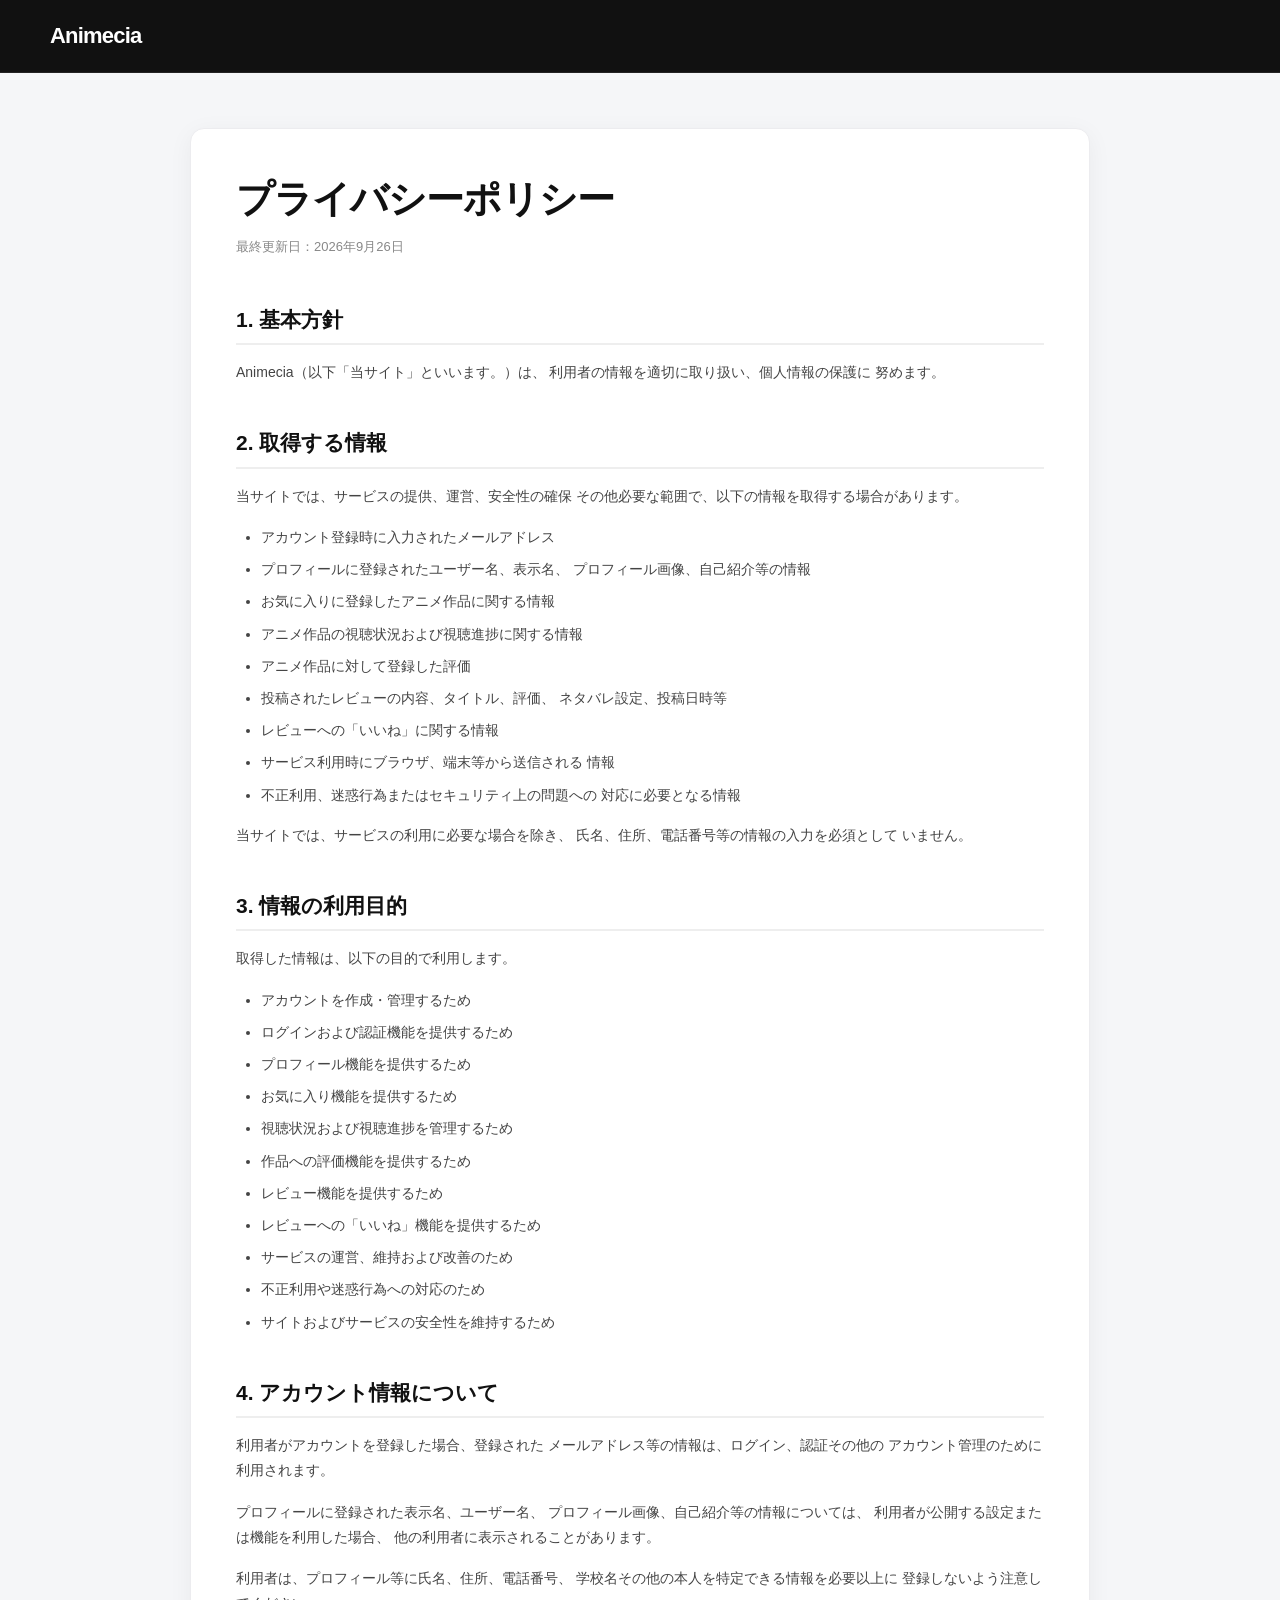
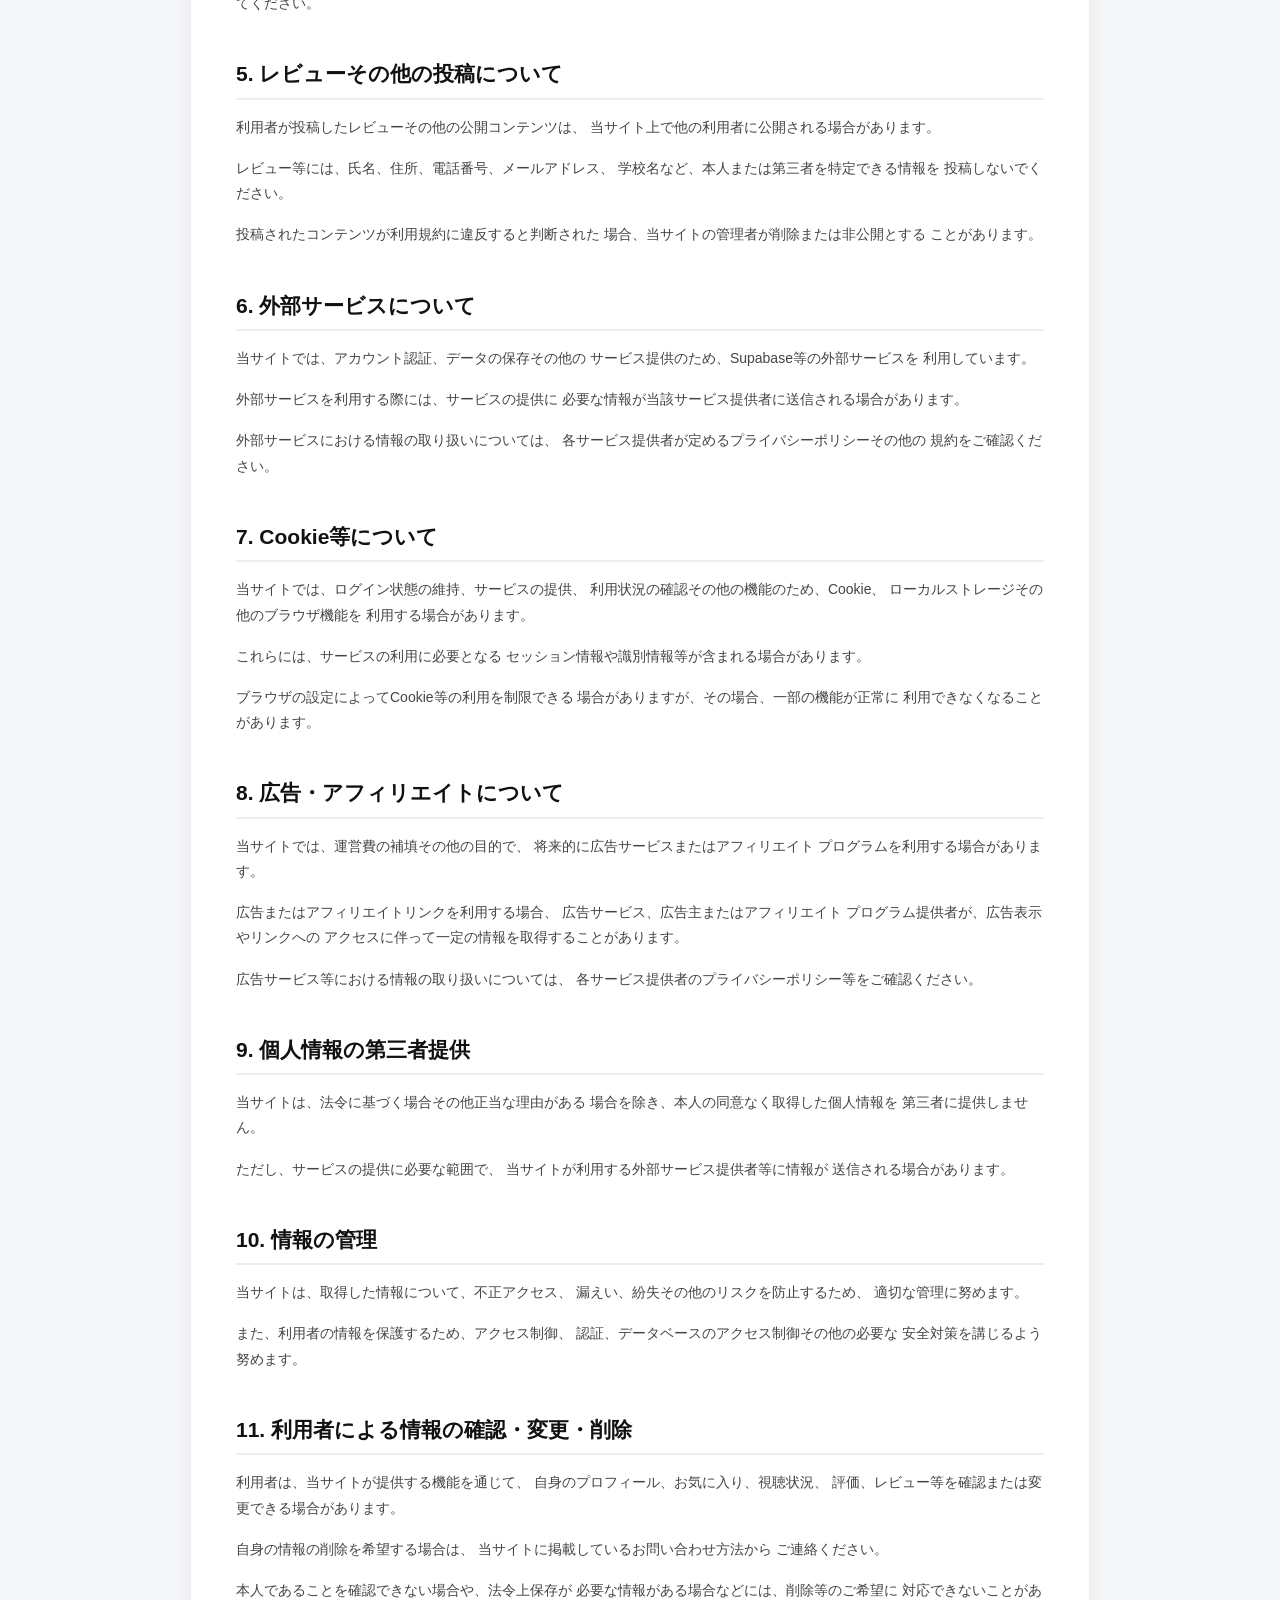
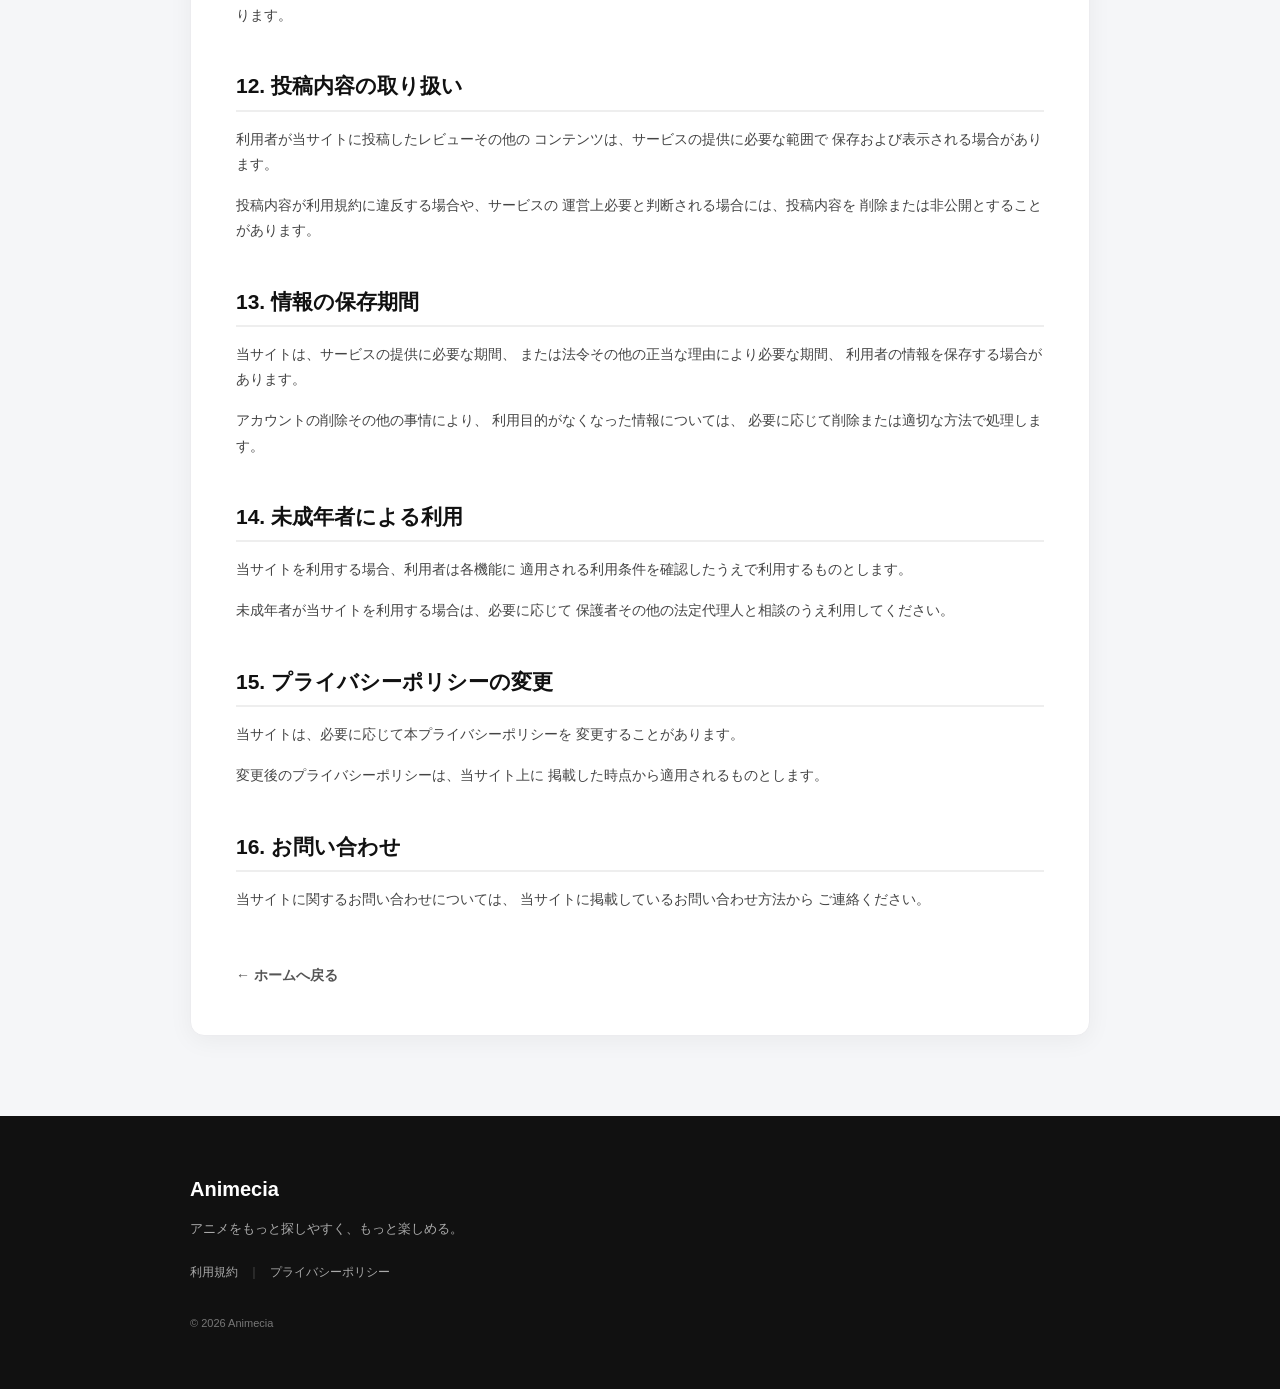
<file: privacy.html>
<!DOCTYPE html>
<html lang="ja">

<head>

  <meta charset="UTF-8">

  <meta
    name="viewport"
    content="width=device-width, initial-scale=1.0"
  >

  <title>プライバシーポリシー | Animecia</title>

  <meta
    name="description"
    content="Animeciaのプライバシーポリシーです。取得する情報、利用目的、外部サービス、Cookie等、利用者の情報の取り扱いについて定めています。"
  >

  <meta
    name="robots"
    content="noindex,nofollow"
  >

  <style>

    /* =====================================================
       Base
    ===================================================== */

    * {
      box-sizing: border-box;
    }

    html {
      scroll-behavior: smooth;
    }

    body {
      margin: 0;

      font-family:
        -apple-system,
        BlinkMacSystemFont,
        "Segoe UI",
        "Hiragino Kaku Gothic ProN",
        "Hiragino Sans",
        "Yu Gothic",
        Meiryo,
        sans-serif;

      background: #f5f6f8;
      color: #171717;

      line-height: 1.8;
    }

    a {
      color: inherit;
    }


    /* =====================================================
       Header
    ===================================================== */

    header {
      background: #111;
      color: #fff;

      border-bottom:
        1px solid rgba(255,255,255,.08);
    }

    .header-inner {
      width:
        min(
          1180px,
          calc(100% - 40px)
        );

      min-height: 72px;

      margin: 0 auto;

      display: flex;
      align-items: center;
      justify-content: space-between;
    }

    .logo {
      color: #fff;

      text-decoration: none;

      font-size: 22px;
      font-weight: 800;

      letter-spacing: -.8px;
    }

    .logo:hover {
      opacity: .8;
    }


    /* =====================================================
       Main
    ===================================================== */

    main {
      width:
        min(
          900px,
          calc(100% - 40px)
        );

      margin: 0 auto;

      padding: 55px 0 80px;
    }

    .policy-box {
      background: #fff;

      padding: 45px;

      border:
        1px solid #ececef;

      border-radius: 14px;

      box-shadow:
        0 5px 25px rgba(0,0,0,.05);
    }


    /* =====================================================
       Typography
    ===================================================== */

    h1 {
      margin: 0 0 10px;

      color: #111;

      font-size: 38px;
      line-height: 1.35;

      letter-spacing: -1px;
    }

    .updated {
      margin: 0 0 45px;

      color: #888;

      font-size: 13px;
    }

    h2 {
      margin: 42px 0 15px;

      padding-bottom: 8px;

      border-bottom:
        2px solid #eee;

      color: #111;

      font-size: 21px;
      line-height: 1.5;
    }

    h2:first-of-type {
      margin-top: 0;
    }

    p {
      margin: 0 0 16px;

      color: #444;

      font-size: 14px;
    }

    p:last-child {
      margin-bottom: 0;
    }

    ul {
      margin: 15px 0;

      padding-left: 25px;

      color: #444;

      font-size: 14px;
    }

    li {
      margin-bottom: 7px;
    }


    /* =====================================================
       Back link
    ===================================================== */

    .back {
      display: inline-flex;

      margin-top: 35px;

      color: #555;

      text-decoration: none;

      font-size: 14px;
      font-weight: 600;
    }

    .back:hover {
      text-decoration: underline;
    }

    .back:focus-visible,
    .logo:focus-visible,
    .footer-links a:focus-visible {
      outline:
        3px solid #2563eb;

      outline-offset: 3px;

      border-radius: 4px;
    }


    /* =====================================================
       Footer
    ===================================================== */

    footer {
      background: #111;

      color: #fff;
    }

    .footer-inner {
      width:
        min(
          900px,
          calc(100% - 40px)
        );

      margin: 0 auto;

      padding: 55px 0;
    }

    .footer-brand {
      margin: 0 0 10px;

      color: #fff;

      font-size: 20px;
      font-weight: 700;
    }

    .footer-description {
      margin: 0;

      color: #aaa;

      font-size: 13px;
    }

    .footer-links {
      display: flex;

      flex-wrap: wrap;

      align-items: center;

      gap: 10px;

      margin-top: 22px;
    }

    .footer-links a {
      color: #aaa;

      text-decoration: none;

      font-size: 12px;
    }

    .footer-links a:hover {
      color: #fff;
    }

    .footer-separator {
      color: #555;

      font-size: 12px;
    }

    .copyright {
      margin-top: 30px;

      color: #777;

      font-size: 11px;
    }


    /* =====================================================
       Mobile
    ===================================================== */

    @media (max-width: 600px) {

      .header-inner {
        width:
          calc(100% - 30px);

        min-height: 64px;
      }

      .logo {
        font-size: 20px;
      }

      main {
        width:
          calc(100% - 30px);

        padding:
          30px 0 60px;
      }

      .policy-box {
        padding:
          28px 20px;

        border-radius: 10px;
      }

      h1 {
        font-size: 30px;
      }

      h2 {
        margin-top: 35px;

        font-size: 19px;
      }

      p,
      ul {
        font-size: 13px;
      }

      .footer-inner {
        width:
          calc(100% - 30px);

        padding:
          45px 0;
      }

    }


    /* =====================================================
       Reduced motion
    ===================================================== */

    @media (prefers-reduced-motion: reduce) {

      html {
        scroll-behavior: auto;
      }

      *,
      *::before,
      *::after {
        transition: none !important;
      }

    }

  </style>

</head>


<body>


  <!-- =====================================================
       Header
  ===================================================== -->

  <header>

    <div class="header-inner">

      <a
        href="index.html"
        class="logo"
      >
        Animecia
      </a>

    </div>

  </header>


  <!-- =====================================================
       Main
  ===================================================== -->

  <main>

    <article class="policy-box">

      <h1>
        プライバシーポリシー
      </h1>

      <p class="updated">
        最終更新日：2026年9月26日
      </p>


      <!-- =================================================
           1
      ================================================= -->

      <h2>
        1. 基本方針
      </h2>

      <p>
        Animecia（以下「当サイト」といいます。）は、
        利用者の情報を適切に取り扱い、個人情報の保護に
        努めます。
      </p>


      <!-- =================================================
           2
      ================================================= -->

      <h2>
        2. 取得する情報
      </h2>

      <p>
        当サイトでは、サービスの提供、運営、安全性の確保
        その他必要な範囲で、以下の情報を取得する場合があります。
      </p>

      <ul>

        <li>
          アカウント登録時に入力されたメールアドレス
        </li>

        <li>
          プロフィールに登録されたユーザー名、表示名、
          プロフィール画像、自己紹介等の情報
        </li>

        <li>
          お気に入りに登録したアニメ作品に関する情報
        </li>

        <li>
          アニメ作品の視聴状況および視聴進捗に関する情報
        </li>

        <li>
          アニメ作品に対して登録した評価
        </li>

        <li>
          投稿されたレビューの内容、タイトル、評価、
          ネタバレ設定、投稿日時等
        </li>

        <li>
          レビューへの「いいね」に関する情報
        </li>

        <li>
          サービス利用時にブラウザ、端末等から送信される
          情報
        </li>

        <li>
          不正利用、迷惑行為またはセキュリティ上の問題への
          対応に必要となる情報
        </li>

      </ul>


      <p>
        当サイトでは、サービスの利用に必要な場合を除き、
        氏名、住所、電話番号等の情報の入力を必須として
        いません。
      </p>


      <!-- =================================================
           3
      ================================================= -->

      <h2>
        3. 情報の利用目的
      </h2>

      <p>
        取得した情報は、以下の目的で利用します。
      </p>

      <ul>

        <li>
          アカウントを作成・管理するため
        </li>

        <li>
          ログインおよび認証機能を提供するため
        </li>

        <li>
          プロフィール機能を提供するため
        </li>

        <li>
          お気に入り機能を提供するため
        </li>

        <li>
          視聴状況および視聴進捗を管理するため
        </li>

        <li>
          作品への評価機能を提供するため
        </li>

        <li>
          レビュー機能を提供するため
        </li>

        <li>
          レビューへの「いいね」機能を提供するため
        </li>

        <li>
          サービスの運営、維持および改善のため
        </li>

        <li>
          不正利用や迷惑行為への対応のため
        </li>

        <li>
          サイトおよびサービスの安全性を維持するため
        </li>

      </ul>


      <!-- =================================================
           4
      ================================================= -->

      <h2>
        4. アカウント情報について
      </h2>

      <p>
        利用者がアカウントを登録した場合、登録された
        メールアドレス等の情報は、ログイン、認証その他の
        アカウント管理のために利用されます。
      </p>

      <p>
        プロフィールに登録された表示名、ユーザー名、
        プロフィール画像、自己紹介等の情報については、
        利用者が公開する設定または機能を利用した場合、
        他の利用者に表示されることがあります。
      </p>

      <p>
        利用者は、プロフィール等に氏名、住所、電話番号、
        学校名その他の本人を特定できる情報を必要以上に
        登録しないよう注意してください。
      </p>


      <!-- =================================================
           5
      ================================================= -->

      <h2>
        5. レビューその他の投稿について
      </h2>

      <p>
        利用者が投稿したレビューその他の公開コンテンツは、
        当サイト上で他の利用者に公開される場合があります。
      </p>

      <p>
        レビュー等には、氏名、住所、電話番号、メールアドレス、
        学校名など、本人または第三者を特定できる情報を
        投稿しないでください。
      </p>

      <p>
        投稿されたコンテンツが利用規約に違反すると判断された
        場合、当サイトの管理者が削除または非公開とする
        ことがあります。
      </p>


      <!-- =================================================
           6
      ================================================= -->

      <h2>
        6. 外部サービスについて
      </h2>

      <p>
        当サイトでは、アカウント認証、データの保存その他の
        サービス提供のため、Supabase等の外部サービスを
        利用しています。
      </p>

      <p>
        外部サービスを利用する際には、サービスの提供に
        必要な情報が当該サービス提供者に送信される場合があります。
      </p>

      <p>
        外部サービスにおける情報の取り扱いについては、
        各サービス提供者が定めるプライバシーポリシーその他の
        規約をご確認ください。
      </p>


      <!-- =================================================
           7
      ================================================= -->

      <h2>
        7. Cookie等について
      </h2>

      <p>
        当サイトでは、ログイン状態の維持、サービスの提供、
        利用状況の確認その他の機能のため、Cookie、
        ローカルストレージその他のブラウザ機能を
        利用する場合があります。
      </p>

      <p>
        これらには、サービスの利用に必要となる
        セッション情報や識別情報等が含まれる場合があります。
      </p>

      <p>
        ブラウザの設定によってCookie等の利用を制限できる
        場合がありますが、その場合、一部の機能が正常に
        利用できなくなることがあります。
      </p>


      <!-- =================================================
           8
      ================================================= -->

      <h2>
        8. 広告・アフィリエイトについて
      </h2>

      <p>
        当サイトでは、運営費の補填その他の目的で、
        将来的に広告サービスまたはアフィリエイト
        プログラムを利用する場合があります。
      </p>

      <p>
        広告またはアフィリエイトリンクを利用する場合、
        広告サービス、広告主またはアフィリエイト
        プログラム提供者が、広告表示やリンクへの
        アクセスに伴って一定の情報を取得することがあります。
      </p>

      <p>
        広告サービス等における情報の取り扱いについては、
        各サービス提供者のプライバシーポリシー等をご確認ください。
      </p>


      <!-- =================================================
           9
      ================================================= -->

      <h2>
        9. 個人情報の第三者提供
      </h2>

      <p>
        当サイトは、法令に基づく場合その他正当な理由がある
        場合を除き、本人の同意なく取得した個人情報を
        第三者に提供しません。
      </p>

      <p>
        ただし、サービスの提供に必要な範囲で、
        当サイトが利用する外部サービス提供者等に情報が
        送信される場合があります。
      </p>


      <!-- =================================================
           10
      ================================================= -->

      <h2>
        10. 情報の管理
      </h2>

      <p>
        当サイトは、取得した情報について、不正アクセス、
        漏えい、紛失その他のリスクを防止するため、
        適切な管理に努めます。
      </p>

      <p>
        また、利用者の情報を保護するため、アクセス制御、
        認証、データベースのアクセス制御その他の必要な
        安全対策を講じるよう努めます。
      </p>


      <!-- =================================================
           11
      ================================================= -->

      <h2>
        11. 利用者による情報の確認・変更・削除
      </h2>

      <p>
        利用者は、当サイトが提供する機能を通じて、
        自身のプロフィール、お気に入り、視聴状況、
        評価、レビュー等を確認または変更できる場合があります。
      </p>

      <p>
        自身の情報の削除を希望する場合は、
        当サイトに掲載しているお問い合わせ方法から
        ご連絡ください。
      </p>

      <p>
        本人であることを確認できない場合や、法令上保存が
        必要な情報がある場合などには、削除等のご希望に
        対応できないことがあります。
      </p>


      <!-- =================================================
           12
      ================================================= -->

      <h2>
        12. 投稿内容の取り扱い
      </h2>

      <p>
        利用者が当サイトに投稿したレビューその他の
        コンテンツは、サービスの提供に必要な範囲で
        保存および表示される場合があります。
      </p>

      <p>
        投稿内容が利用規約に違反する場合や、サービスの
        運営上必要と判断される場合には、投稿内容を
        削除または非公開とすることがあります。
      </p>


      <!-- =================================================
           13
      ================================================= -->

      <h2>
        13. 情報の保存期間
      </h2>

      <p>
        当サイトは、サービスの提供に必要な期間、
        または法令その他の正当な理由により必要な期間、
        利用者の情報を保存する場合があります。
      </p>

      <p>
        アカウントの削除その他の事情により、
        利用目的がなくなった情報については、
        必要に応じて削除または適切な方法で処理します。
      </p>


      <!-- =================================================
           14
      ================================================= -->

      <h2>
        14. 未成年者による利用
      </h2>

      <p>
        当サイトを利用する場合、利用者は各機能に
        適用される利用条件を確認したうえで利用するものとします。
      </p>

      <p>
        未成年者が当サイトを利用する場合は、必要に応じて
        保護者その他の法定代理人と相談のうえ利用してください。
      </p>


      <!-- =================================================
           15
      ================================================= -->

      <h2>
        15. プライバシーポリシーの変更
      </h2>

      <p>
        当サイトは、必要に応じて本プライバシーポリシーを
        変更することがあります。
      </p>

      <p>
        変更後のプライバシーポリシーは、当サイト上に
        掲載した時点から適用されるものとします。
      </p>


      <!-- =================================================
           16
      ================================================= -->

      <h2>
        16. お問い合わせ
      </h2>

      <p>
        当サイトに関するお問い合わせについては、
        当サイトに掲載しているお問い合わせ方法から
        ご連絡ください。
      </p>


      <!-- =================================================
           Back
      ================================================= -->

      <a
        href="index.html"
        class="back"
      >
        ← ホームへ戻る
      </a>

    </article>

  </main>


  <!-- =====================================================
       Footer
  ===================================================== -->

  <footer>

    <div class="footer-inner">

      <p class="footer-brand">
        Animecia
      </p>

      <p class="footer-description">
        アニメをもっと探しやすく、もっと楽しめる。
      </p>


      <nav
        class="footer-links"
        aria-label="フッターナビゲーション"
      >

        <a href="terms.html">
          利用規約
        </a>

        <span
          class="footer-separator"
          aria-hidden="true"
        >
          ｜
        </span>

        <a href="privacy.html">
          プライバシーポリシー
        </a>

      </nav>


      <p class="copyright">
        © 2026 Animecia
      </p>

    </div>

  </footer>

</body>
</html>
</file>
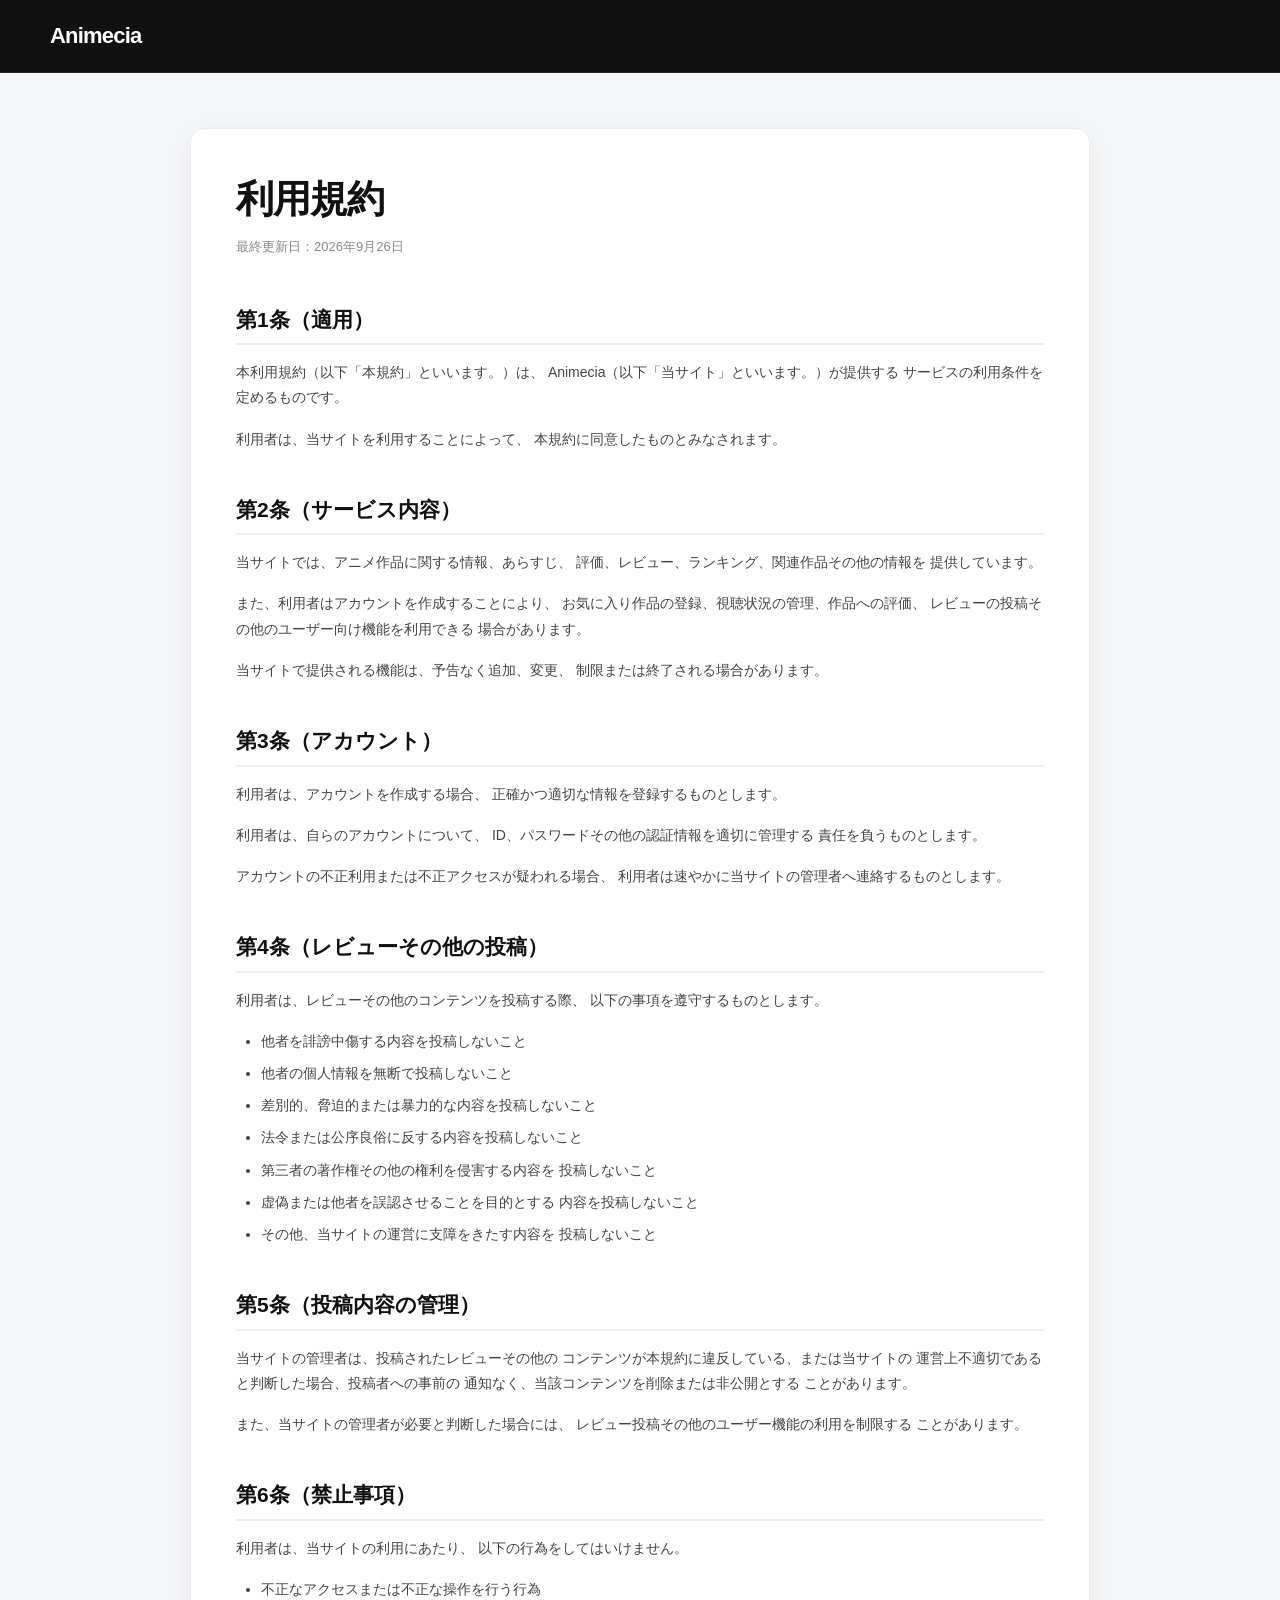
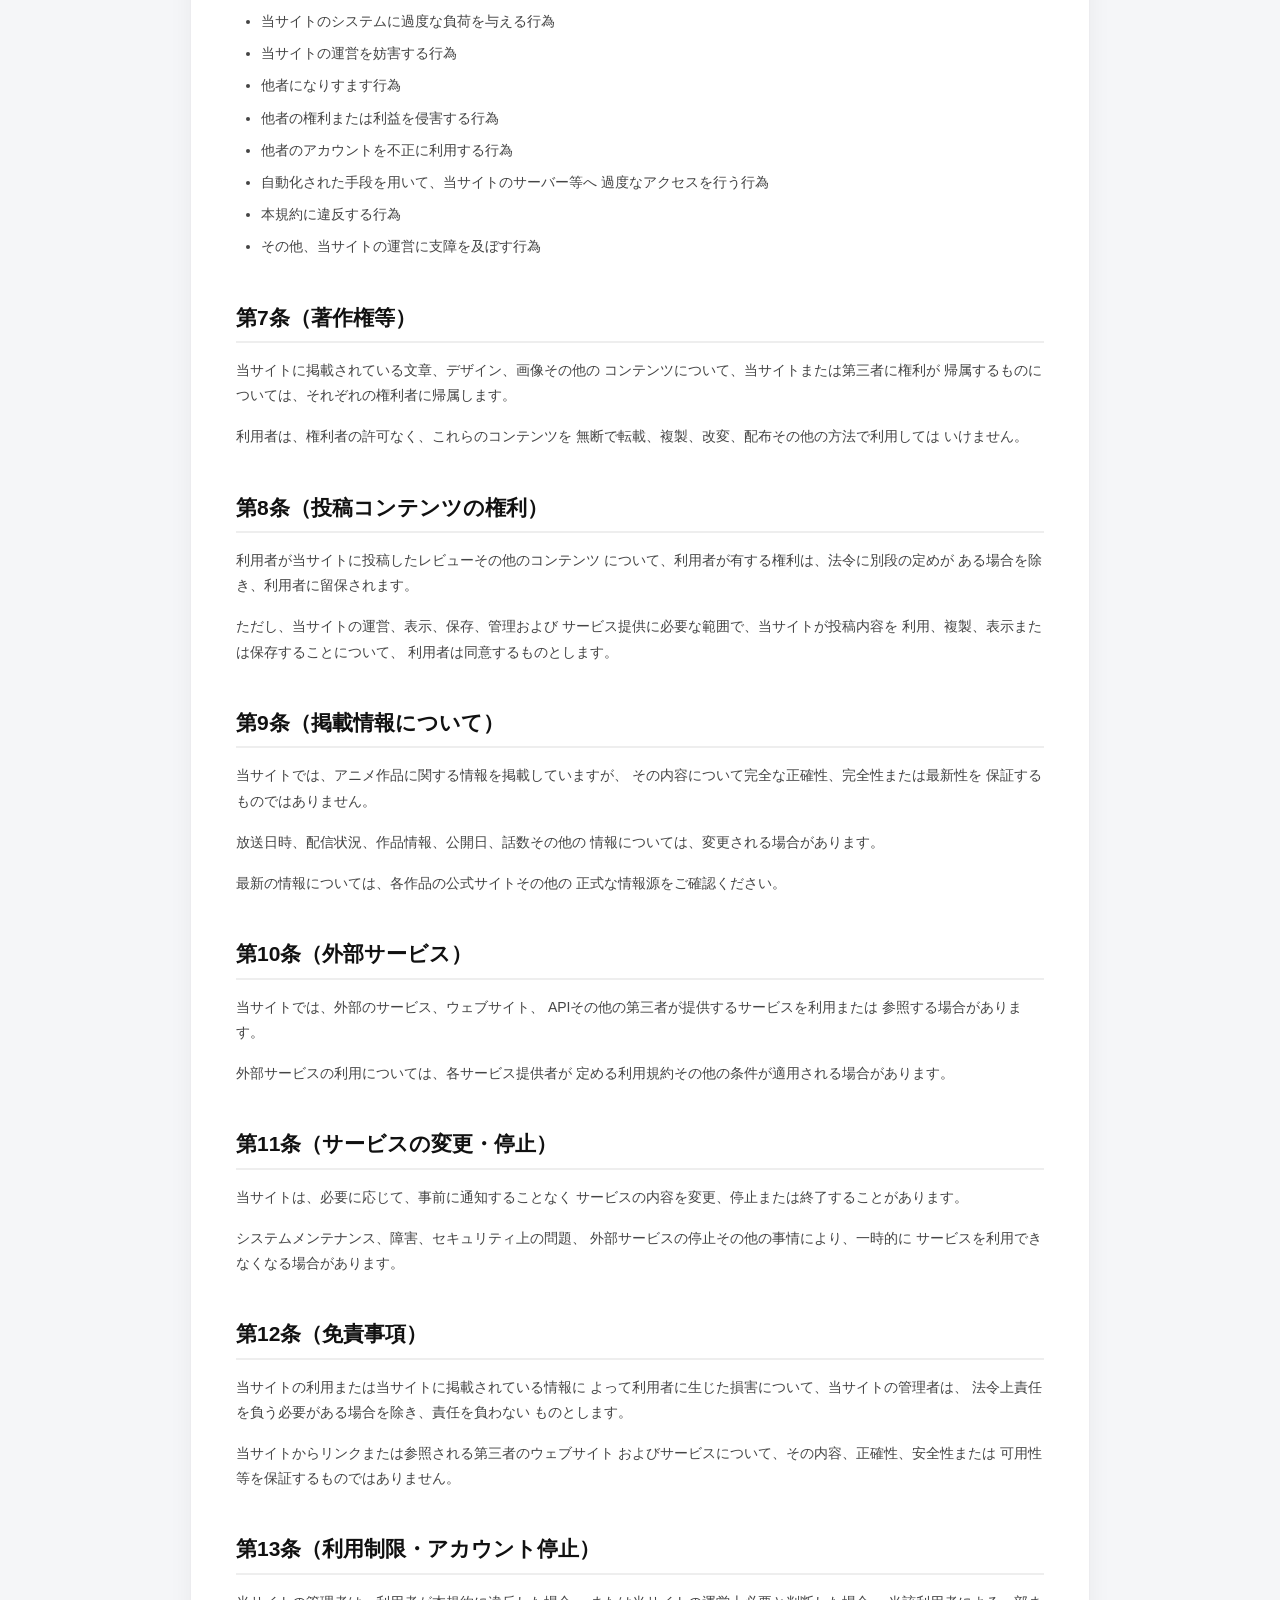
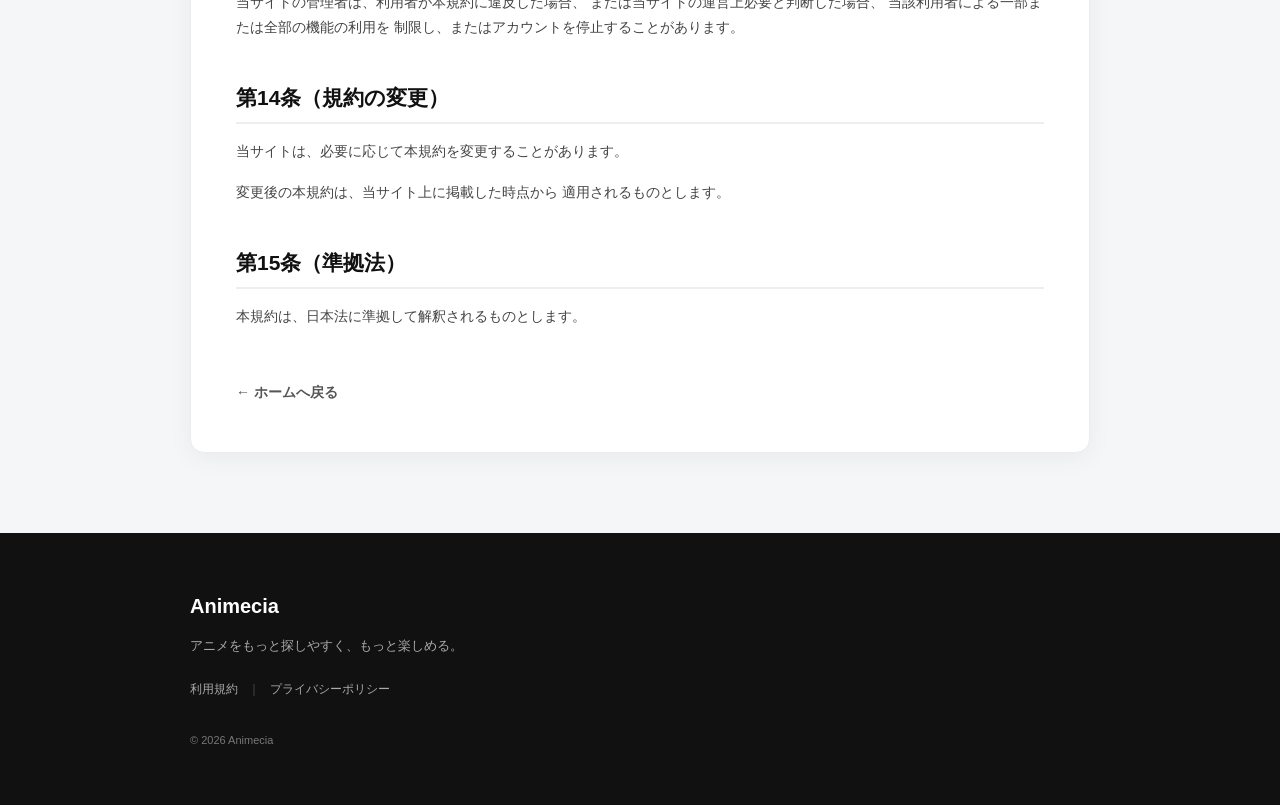
<file: terms.html>
<!DOCTYPE html>
<html lang="ja">

<head>

  <meta charset="UTF-8">

  <meta
    name="viewport"
    content="width=device-width, initial-scale=1.0"
  >

  <title>利用規約 | Animecia</title>

  <meta
    name="description"
    content="Animeciaの利用規約です。サービスの利用条件、アカウント、レビュー投稿、禁止事項などについて定めています。"
  >

  <meta
    name="robots"
    content="noindex,nofollow"
  >

  <style>

    /* =====================================================
       Base
    ===================================================== */

    * {
      box-sizing: border-box;
    }

    html {
      scroll-behavior: smooth;
    }

    body {
      margin: 0;

      font-family:
        -apple-system,
        BlinkMacSystemFont,
        "Segoe UI",
        "Hiragino Kaku Gothic ProN",
        "Hiragino Sans",
        "Yu Gothic",
        Meiryo,
        sans-serif;

      background: #f5f6f8;
      color: #171717;

      line-height: 1.8;
    }

    a {
      color: inherit;
    }


    /* =====================================================
       Header
    ===================================================== */

    header {
      background: #111;
      color: #fff;

      border-bottom:
        1px solid rgba(255,255,255,.08);
    }

    .header-inner {
      width:
        min(
          1180px,
          calc(100% - 40px)
        );

      min-height: 72px;

      margin: 0 auto;

      display: flex;
      align-items: center;
      justify-content: space-between;
    }

    .logo {
      color: #fff;

      text-decoration: none;

      font-size: 22px;
      font-weight: 800;

      letter-spacing: -.8px;
    }

    .logo:hover {
      opacity: .8;
    }


    /* =====================================================
       Main
    ===================================================== */

    main {
      width:
        min(
          900px,
          calc(100% - 40px)
        );

      margin: 0 auto;

      padding: 55px 0 80px;
    }

    .policy-box {
      background: #fff;

      padding: 45px;

      border:
        1px solid #ececef;

      border-radius: 14px;

      box-shadow:
        0 5px 25px rgba(0,0,0,.05);
    }


    /* =====================================================
       Typography
    ===================================================== */

    h1 {
      margin: 0 0 10px;

      color: #111;

      font-size: 38px;
      line-height: 1.35;

      letter-spacing: -1px;
    }

    .updated {
      margin: 0 0 45px;

      color: #888;

      font-size: 13px;
    }

    h2 {
      margin: 42px 0 15px;

      padding-bottom: 8px;

      border-bottom:
        2px solid #eee;

      color: #111;

      font-size: 21px;
      line-height: 1.5;
    }

    h2:first-of-type {
      margin-top: 0;
    }

    p {
      margin: 0 0 16px;

      color: #444;

      font-size: 14px;
    }

    p:last-child {
      margin-bottom: 0;
    }

    ul {
      margin: 15px 0;

      padding-left: 25px;

      color: #444;

      font-size: 14px;
    }

    li {
      margin-bottom: 7px;
    }


    /* =====================================================
       Back link
    ===================================================== */

    .back {
      display: inline-flex;

      margin-top: 35px;

      color: #555;

      text-decoration: none;

      font-size: 14px;
      font-weight: 600;
    }

    .back:hover {
      text-decoration: underline;
    }

    .back:focus-visible,
    .logo:focus-visible,
    .footer-links a:focus-visible {
      outline:
        3px solid #2563eb;

      outline-offset: 3px;

      border-radius: 4px;
    }


    /* =====================================================
       Footer
    ===================================================== */

    footer {
      background: #111;

      color: #fff;
    }

    .footer-inner {
      width:
        min(
          900px,
          calc(100% - 40px)
        );

      margin: 0 auto;

      padding: 55px 0;
    }

    .footer-brand {
      margin: 0 0 10px;

      color: #fff;

      font-size: 20px;
      font-weight: 700;
    }

    .footer-description {
      margin: 0;

      color: #aaa;

      font-size: 13px;
    }

    .footer-links {
      display: flex;

      flex-wrap: wrap;

      align-items: center;

      gap: 10px;

      margin-top: 22px;
    }

    .footer-links a {
      color: #aaa;

      text-decoration: none;

      font-size: 12px;
    }

    .footer-links a:hover {
      color: #fff;
    }

    .footer-separator {
      color: #555;

      font-size: 12px;
    }

    .copyright {
      margin-top: 30px;

      color: #777;

      font-size: 11px;
    }


    /* =====================================================
       Mobile
    ===================================================== */

    @media (max-width: 600px) {

      .header-inner {
        width:
          calc(100% - 30px);

        min-height: 64px;
      }

      .logo {
        font-size: 20px;
      }

      main {
        width:
          calc(100% - 30px);

        padding:
          30px 0 60px;
      }

      .policy-box {
        padding:
          28px 20px;

        border-radius: 10px;
      }

      h1 {
        font-size: 30px;
      }

      h2 {
        margin-top: 35px;

        font-size: 19px;
      }

      p,
      ul {
        font-size: 13px;
      }

      .footer-inner {
        width:
          calc(100% - 30px);

        padding:
          45px 0;
      }

    }


    /* =====================================================
       Reduced motion
    ===================================================== */

    @media (prefers-reduced-motion: reduce) {

      html {
        scroll-behavior: auto;
      }

      *,
      *::before,
      *::after {
        transition: none !important;
      }

    }

  </style>

</head>


<body>


  <!-- =====================================================
       Header
  ===================================================== -->

  <header>

    <div class="header-inner">

      <a
        href="index.html"
        class="logo"
      >
        Animecia
      </a>

    </div>

  </header>


  <!-- =====================================================
       Main
  ===================================================== -->

  <main>

    <article class="policy-box">

      <h1>
        利用規約
      </h1>

      <p class="updated">
        最終更新日：2026年9月26日
      </p>


      <!-- =================================================
           第1条
      ================================================= -->

      <h2>
        第1条（適用）
      </h2>

      <p>
        本利用規約（以下「本規約」といいます。）は、
        Animecia（以下「当サイト」といいます。）が提供する
        サービスの利用条件を定めるものです。
      </p>

      <p>
        利用者は、当サイトを利用することによって、
        本規約に同意したものとみなされます。
      </p>


      <!-- =================================================
           第2条
      ================================================= -->

      <h2>
        第2条（サービス内容）
      </h2>

      <p>
        当サイトでは、アニメ作品に関する情報、あらすじ、
        評価、レビュー、ランキング、関連作品その他の情報を
        提供しています。
      </p>

      <p>
        また、利用者はアカウントを作成することにより、
        お気に入り作品の登録、視聴状況の管理、作品への評価、
        レビューの投稿その他のユーザー向け機能を利用できる
        場合があります。
      </p>

      <p>
        当サイトで提供される機能は、予告なく追加、変更、
        制限または終了される場合があります。
      </p>


      <!-- =================================================
           第3条
      ================================================= -->

      <h2>
        第3条（アカウント）
      </h2>

      <p>
        利用者は、アカウントを作成する場合、
        正確かつ適切な情報を登録するものとします。
      </p>

      <p>
        利用者は、自らのアカウントについて、
        ID、パスワードその他の認証情報を適切に管理する
        責任を負うものとします。
      </p>

      <p>
        アカウントの不正利用または不正アクセスが疑われる場合、
        利用者は速やかに当サイトの管理者へ連絡するものとします。
      </p>


      <!-- =================================================
           第4条
      ================================================= -->

      <h2>
        第4条（レビューその他の投稿）
      </h2>

      <p>
        利用者は、レビューその他のコンテンツを投稿する際、
        以下の事項を遵守するものとします。
      </p>

      <ul>

        <li>
          他者を誹謗中傷する内容を投稿しないこと
        </li>

        <li>
          他者の個人情報を無断で投稿しないこと
        </li>

        <li>
          差別的、脅迫的または暴力的な内容を投稿しないこと
        </li>

        <li>
          法令または公序良俗に反する内容を投稿しないこと
        </li>

        <li>
          第三者の著作権その他の権利を侵害する内容を
          投稿しないこと
        </li>

        <li>
          虚偽または他者を誤認させることを目的とする
          内容を投稿しないこと
        </li>

        <li>
          その他、当サイトの運営に支障をきたす内容を
          投稿しないこと
        </li>

      </ul>


      <!-- =================================================
           第5条
      ================================================= -->

      <h2>
        第5条（投稿内容の管理）
      </h2>

      <p>
        当サイトの管理者は、投稿されたレビューその他の
        コンテンツが本規約に違反している、または当サイトの
        運営上不適切であると判断した場合、投稿者への事前の
        通知なく、当該コンテンツを削除または非公開とする
        ことがあります。
      </p>

      <p>
        また、当サイトの管理者が必要と判断した場合には、
        レビュー投稿その他のユーザー機能の利用を制限する
        ことがあります。
      </p>


      <!-- =================================================
           第6条
      ================================================= -->

      <h2>
        第6条（禁止事項）
      </h2>

      <p>
        利用者は、当サイトの利用にあたり、
        以下の行為をしてはいけません。
      </p>

      <ul>

        <li>
          不正なアクセスまたは不正な操作を行う行為
        </li>

        <li>
          当サイトのシステムに過度な負荷を与える行為
        </li>

        <li>
          当サイトの運営を妨害する行為
        </li>

        <li>
          他者になりすます行為
        </li>

        <li>
          他者の権利または利益を侵害する行為
        </li>

        <li>
          他者のアカウントを不正に利用する行為
        </li>

        <li>
          自動化された手段を用いて、当サイトのサーバー等へ
          過度なアクセスを行う行為
        </li>

        <li>
          本規約に違反する行為
        </li>

        <li>
          その他、当サイトの運営に支障を及ぼす行為
        </li>

      </ul>


      <!-- =================================================
           第7条
      ================================================= -->

      <h2>
        第7条（著作権等）
      </h2>

      <p>
        当サイトに掲載されている文章、デザイン、画像その他の
        コンテンツについて、当サイトまたは第三者に権利が
        帰属するものについては、それぞれの権利者に帰属します。
      </p>

      <p>
        利用者は、権利者の許可なく、これらのコンテンツを
        無断で転載、複製、改変、配布その他の方法で利用しては
        いけません。
      </p>


      <!-- =================================================
           第8条
      ================================================= -->

      <h2>
        第8条（投稿コンテンツの権利）
      </h2>

      <p>
        利用者が当サイトに投稿したレビューその他のコンテンツ
        について、利用者が有する権利は、法令に別段の定めが
        ある場合を除き、利用者に留保されます。
      </p>

      <p>
        ただし、当サイトの運営、表示、保存、管理および
        サービス提供に必要な範囲で、当サイトが投稿内容を
        利用、複製、表示または保存することについて、
        利用者は同意するものとします。
      </p>


      <!-- =================================================
           第9条
      ================================================= -->

      <h2>
        第9条（掲載情報について）
      </h2>

      <p>
        当サイトでは、アニメ作品に関する情報を掲載していますが、
        その内容について完全な正確性、完全性または最新性を
        保証するものではありません。
      </p>

      <p>
        放送日時、配信状況、作品情報、公開日、話数その他の
        情報については、変更される場合があります。
      </p>

      <p>
        最新の情報については、各作品の公式サイトその他の
        正式な情報源をご確認ください。
      </p>


      <!-- =================================================
           第10条
      ================================================= -->

      <h2>
        第10条（外部サービス）
      </h2>

      <p>
        当サイトでは、外部のサービス、ウェブサイト、
        APIその他の第三者が提供するサービスを利用または
        参照する場合があります。
      </p>

      <p>
        外部サービスの利用については、各サービス提供者が
        定める利用規約その他の条件が適用される場合があります。
      </p>


      <!-- =================================================
           第11条
      ================================================= -->

      <h2>
        第11条（サービスの変更・停止）
      </h2>

      <p>
        当サイトは、必要に応じて、事前に通知することなく
        サービスの内容を変更、停止または終了することがあります。
      </p>

      <p>
        システムメンテナンス、障害、セキュリティ上の問題、
        外部サービスの停止その他の事情により、一時的に
        サービスを利用できなくなる場合があります。
      </p>


      <!-- =================================================
           第12条
      ================================================= -->

      <h2>
        第12条（免責事項）
      </h2>

      <p>
        当サイトの利用または当サイトに掲載されている情報に
        よって利用者に生じた損害について、当サイトの管理者は、
        法令上責任を負う必要がある場合を除き、責任を負わない
        ものとします。
      </p>

      <p>
        当サイトからリンクまたは参照される第三者のウェブサイト
        およびサービスについて、その内容、正確性、安全性または
        可用性等を保証するものではありません。
      </p>


      <!-- =================================================
           第13条
      ================================================= -->

      <h2>
        第13条（利用制限・アカウント停止）
      </h2>

      <p>
        当サイトの管理者は、利用者が本規約に違反した場合、
        または当サイトの運営上必要と判断した場合、
        当該利用者による一部または全部の機能の利用を
        制限し、またはアカウントを停止することがあります。
      </p>


      <!-- =================================================
           第14条
      ================================================= -->

      <h2>
        第14条（規約の変更）
      </h2>

      <p>
        当サイトは、必要に応じて本規約を変更することがあります。
      </p>

      <p>
        変更後の本規約は、当サイト上に掲載した時点から
        適用されるものとします。
      </p>


      <!-- =================================================
           第15条
      ================================================= -->

      <h2>
        第15条（準拠法）
      </h2>

      <p>
        本規約は、日本法に準拠して解釈されるものとします。
      </p>


      <!-- =================================================
           Back
      ================================================= -->

      <a
        href="index.html"
        class="back"
      >
        ← ホームへ戻る
      </a>

    </article>

  </main>


  <!-- =====================================================
       Footer
  ===================================================== -->

  <footer>

    <div class="footer-inner">

      <p class="footer-brand">
        Animecia
      </p>

      <p class="footer-description">
        アニメをもっと探しやすく、もっと楽しめる。
      </p>


      <nav
        class="footer-links"
        aria-label="フッターナビゲーション"
      >

        <a href="terms.html">
          利用規約
        </a>

        <span
          class="footer-separator"
          aria-hidden="true"
        >
          ｜
        </span>

        <a href="privacy.html">
          プライバシーポリシー
        </a>

      </nav>


      <p class="copyright">
        © 2026 Animecia
      </p>

    </div>

  </footer>

</body>
</html>
</file>
